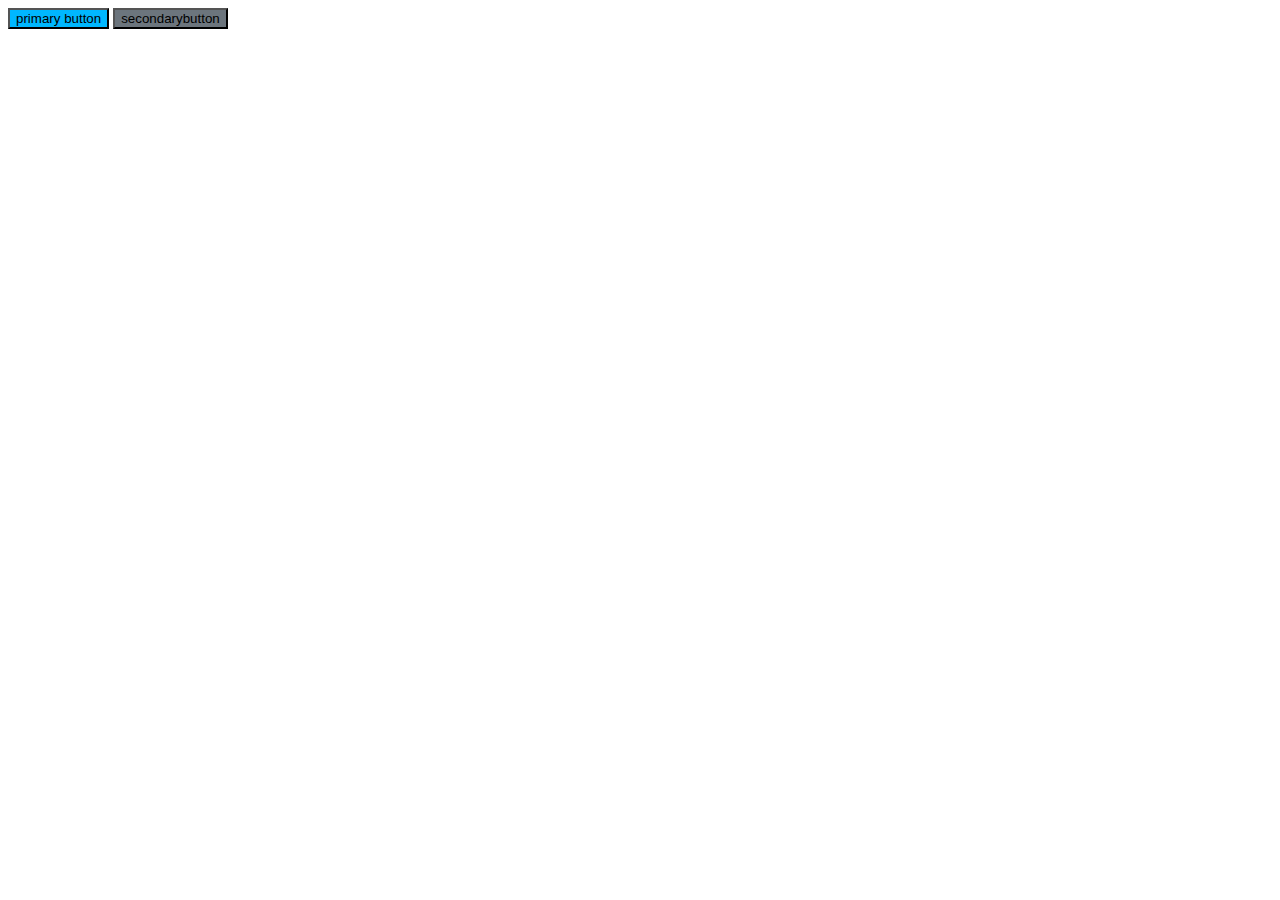
<file: Assignment17/Q1/index.html>
<!-- the var() function in CSS is used to create and use custom variables. It promotes reusability, consistency, and maintainability in stylesheets by allowing you to store and reuse values throughout your code. It's particularly useful for theming, dynamic styling, and easily updating values across your entire design. -->

<!DOCTYPE html>
<html lang="en">
<head>
    <meta charset="UTF-8">
    <meta name="viewport" content="width=device-width, initial-scale=1.0">
    <title>Document</title>
    <link rel="stylesheet" href="styles.css">
</head>
<body>
    
    <div>
        <button id="primaryBtn">primary button</button>
        <button id="secondaryBtn">secondarybutton</button>
    </div>
</body>
</html>
</file>
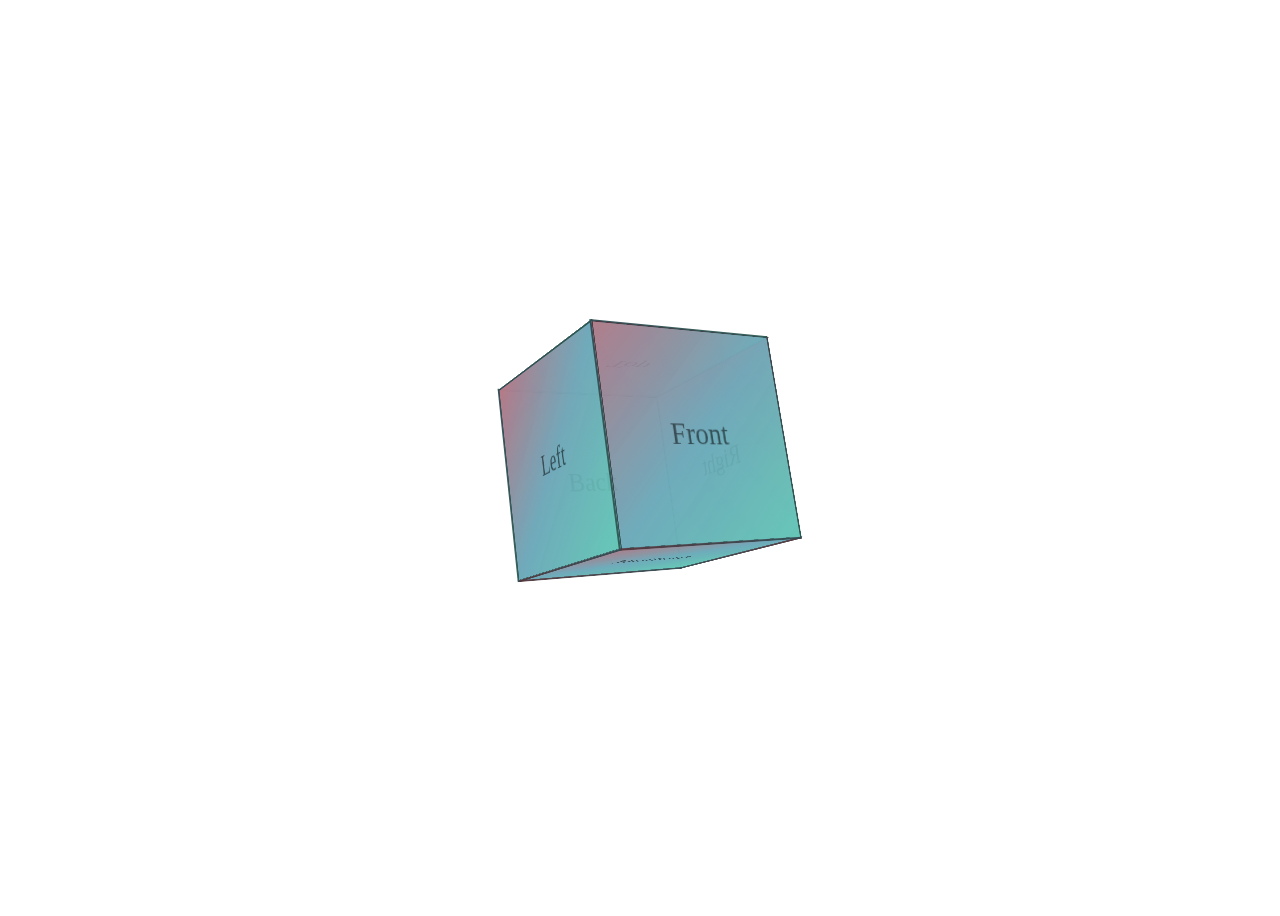
<file: Assignment17/Q2/index.html>
<!DOCTYPE html>
<html lang="en">
<head>
  <meta charset="UTF-8">
  <meta name="viewport" content="width=device-width, initial-scale=1.0">
  <link rel="stylesheet" href="styles.css">
  <title>3D Cube</title>
</head>
<body>
  <!-- <div class="arrow"> Hover here &#8594</div> -->
  <div class="cube">
    <div class="face front">Front</div>
    <div class="face back">Back</div>
    <div class="face right">Right</div>
    <div class="face left">Left</div>
    <div class="face top">Top</div>
    <div class="face bottom">Bottom</div>
  </div>
</body>
</html>
</file>
<file: Assignment17/Q1/styles.css>
:root{
    --primaryColor : #00b7ff;
    --secondaryColor : #6c757d;
}
#primaryBtn{
background-color: #00b7ff;
}
#secondaryBtn{
    background-color: #6c757d;
}
</file>
<file: Assignment17/Q2/styles.css>
body {
    display: flex;
    align-items: center;
    justify-content: center;
    height: 100vh;
    perspective: 900px;
}

.cube {


    position: relative;
    /* border: 10px solid red;
        background-color: black; */
    width: 200px;
    height: 200px;
    transform: rotatey(33deg) rotatex(14deg);
    transform-style: preserve-3d;
    /* transition: ease-in-out 4s; */
    animation: sai 6s ease-in-out infinite;
}

.face {
    background: linear-gradient(-45deg, #00b3db85, #0576e67e, #8a238782);

    font-size: 30px;
    color: rgba(0, 0, 0, 0.525);
    align-items: center;
    justify-content: center;
    display: flex;
    position: absolute;
    width: 200px;
    height: 200px;
    background-color: rgba(236, 229, 131, 0.799);
    border: 2px solid rgba(0, 0, 0, 0.525);
}

.right {
    transform: rotatey(90deg) translatez(100px);
}

.left {
    transform: rotatey(-90deg) translatez(100px);
}

.front {
    transform: rotate(0deg) translatez(100px);
}

.back {
    transform: rotate(0deg) translatez(-100px);
}

.top {
    transform: rotatex(90deg) translatez(100px);
}

.bottom {
    transform: rotatex(-90deg) translatez(100px);
}
/* .cube:hover{
    transform: rotatey(360deg) rotatex(360deg);}
    .arrow {
        position: absolute;
        left: 276px;
        font-size: 40px;
    } */
    @keyframes sai{
        from{
            transform: rotatey(30deg) rotatex(15deg);

        }to{
transform: rotatey(390deg) rotatex(380deg);
        }
    }
</file>
